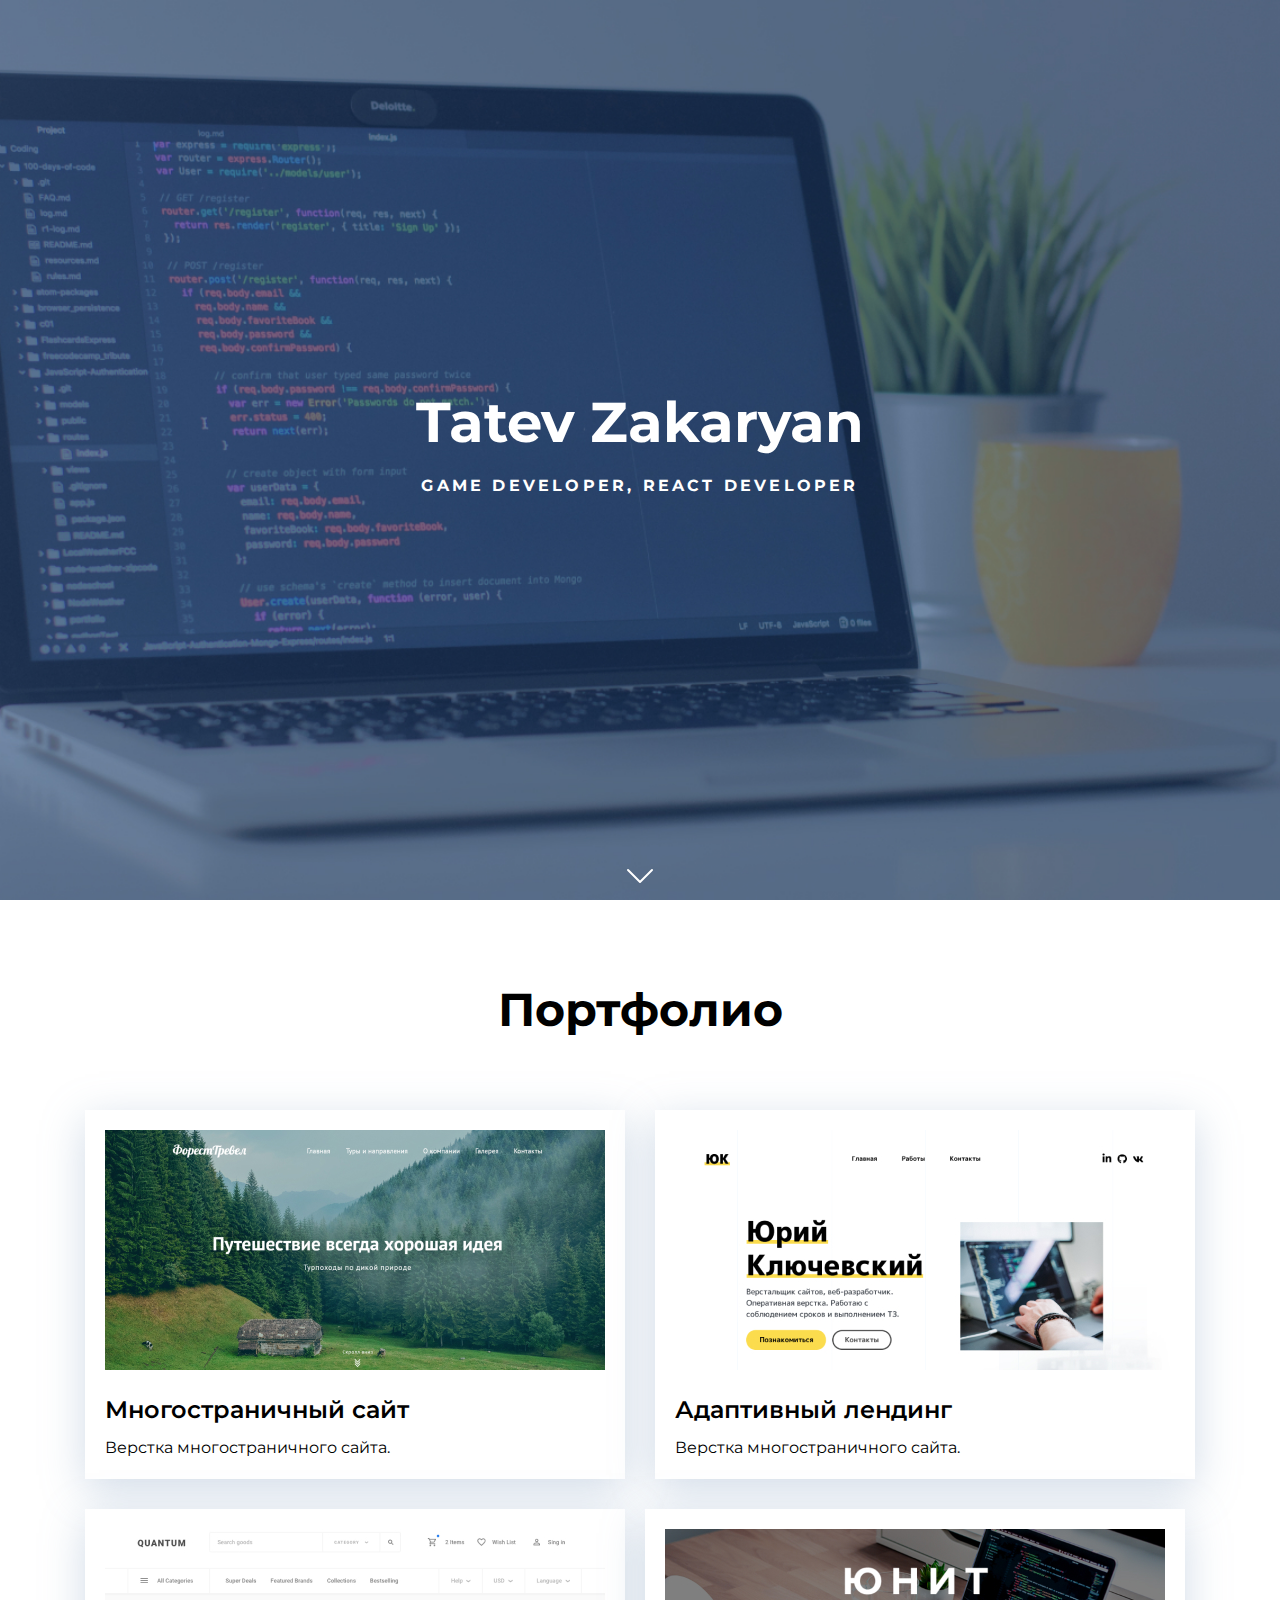
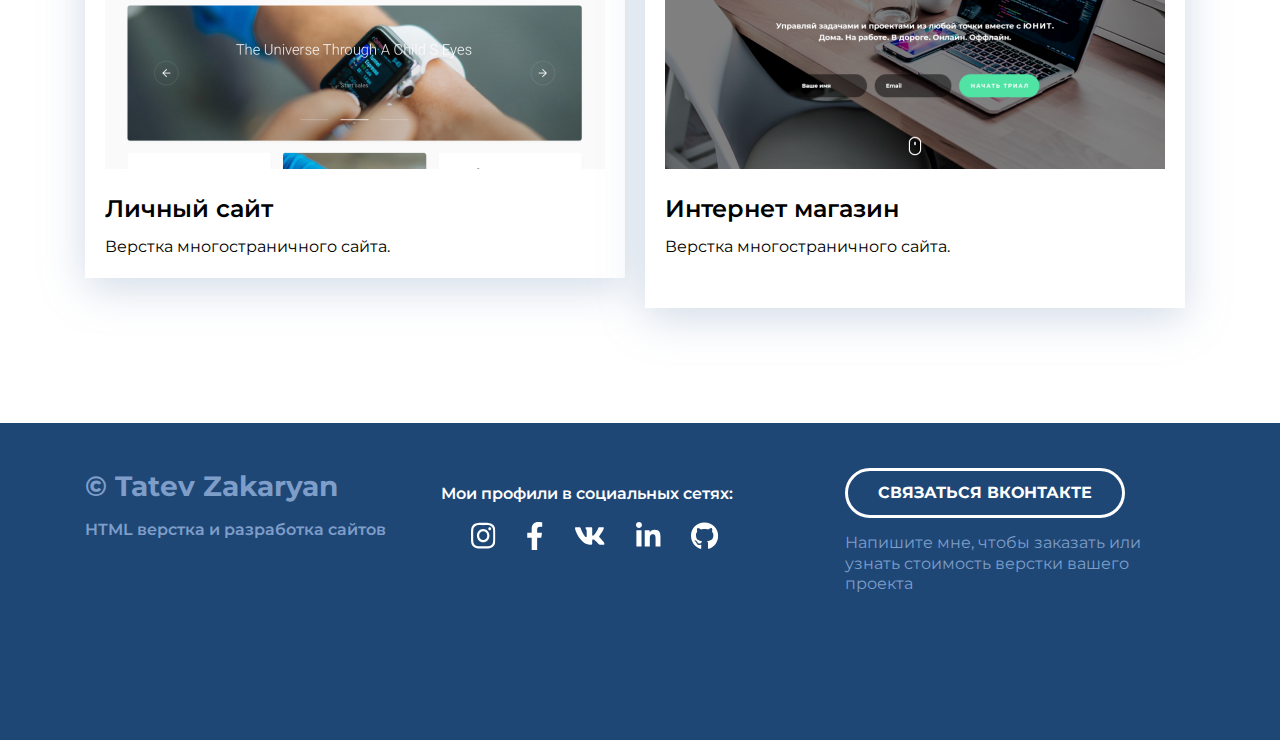
<file: index.html>
<!DOCTYPE html>
<html lang="en">
  <head>
    <meta charset="UTF-8" />
    <meta http-equiv="X-UA-Compatible" content="IE=edge" />
    <meta name="viewport" content="width=device-width, initial-scale=1.0" />
    <title>Portfolio</title>
    <link rel="stylesheet" href="./style.css" />
    <link rel="stylesheet" href="./media.css" />
    <link rel="preconnect" href="https://fonts.googleapis.com" />
    <link rel="preconnect" href="https://fonts.gstatic.com" crossorigin />
    <link
      href="https://fonts.googleapis.com/css2?family=Montserrat:wght@400;600;700&display=swap"
      rel="stylesheet"
    />
  </head>
  <body>
    <header class="header">

      <h1 class="header-title">Tatev Zakaryan</h1>
      <p class="header-subtitle">Game developer, React developer</p>
      <div class="header-arrow">
        <img src="./img/header/chevron-down.svg" alt="Arrow" />
      </div>
    </header>
<main>
    <section class="portfolio">
      <div class="container">
        <h2 class="portfolio-header">Портфолио</h2>
        <div class="portfolio-cards-wrapper">
          <div class="card">
            <a href="forest-travel.html" class="card-link">
              <img
                class="card-img"
                src="./img/portfolio/forest.jpg"
                alt="Многостраничный сайт"
              />
              <h3 class="card-title">Многостраничный сайт</h3>
              <p>Верстка многостраничного сайта.</p>
            </a>
          </div>
          <div class="card">
            <a href="forest-travel.html" class="card-link">

            <img
              class="card-img"
              src="./img/portfolio/portfolio.jpg"
              alt="Адаптивный лендинг"
            />
            <h3 class="card-title">Адаптивный лендинг</h3>
            <p>Верстка многостраничного сайта.</p>
           </a>
          </div>
          <div class="card">
            <a href="forest-travel.html" class="card-link">

            <img
              class="card-img"
              src="./img/portfolio/quantum.jpg"
              alt="Личный сайт "
            />
            <h3 class="card-title">Личный сайт</h3>
            <p>Верстка многостраничного сайта.</p>
          <a/>
          </div>
          <div class="card">
            <a href="forest-travel.html" class="card-link">

            <img
              class="card-img"
              src="./img/portfolio/unit.jpg"
              alt="Интернет магазин"
            />
            <h3 class="card-title">Интернет магазин</h3>
            <p>Верстка многостраничного сайта.</p>
          <a/>
          </div>
        </div>
      </div>
    </section>
  </main>
    <footer class="footer">
      <div class="container">
        <div class="footer-row">
          <div class="footer-copyright footer-col">
            <div class="footer-copyright-name">© Tatev Zakaryan</div>
            <p>HTML верстка и разработка сайтов</p>
          </div>
          <div class="footer-icons footer-col">
            <p>Мои профили в социальных сетях:</p>
            <div class="footer-icons-row">
              <a href="https://www.instagram.com/">
                <img src="./img/icon/instagram.svg" />
              </a>
              <a href="https://www.facebook.com/">
                <img src="./img/icon/facebook.svg" />
              </a>
              <a href="https://vk.com/">
                <img src="./img/icon/vk.svg" />
              </a>
              <a href="https://www.linkedin.com/">
                <img src="./img/icon/linkedin.svg" />
              </a>
              <a href="https://github.com/">
                <img src="./img/icon/github.svg" />
              </a>
            </div>
          </div>
          <div class="footer-contacts footer-col">
            <a href="https://vk.com/" class="footer-button">Связаться Вконтакте</a>
            <p>
              Напишите мне, чтобы заказать или узнать стоимость верстки вашего
              проекта
            </p>
          </div>
        </div>
      </div>
    </footer>
  </body>
</html>
</file>
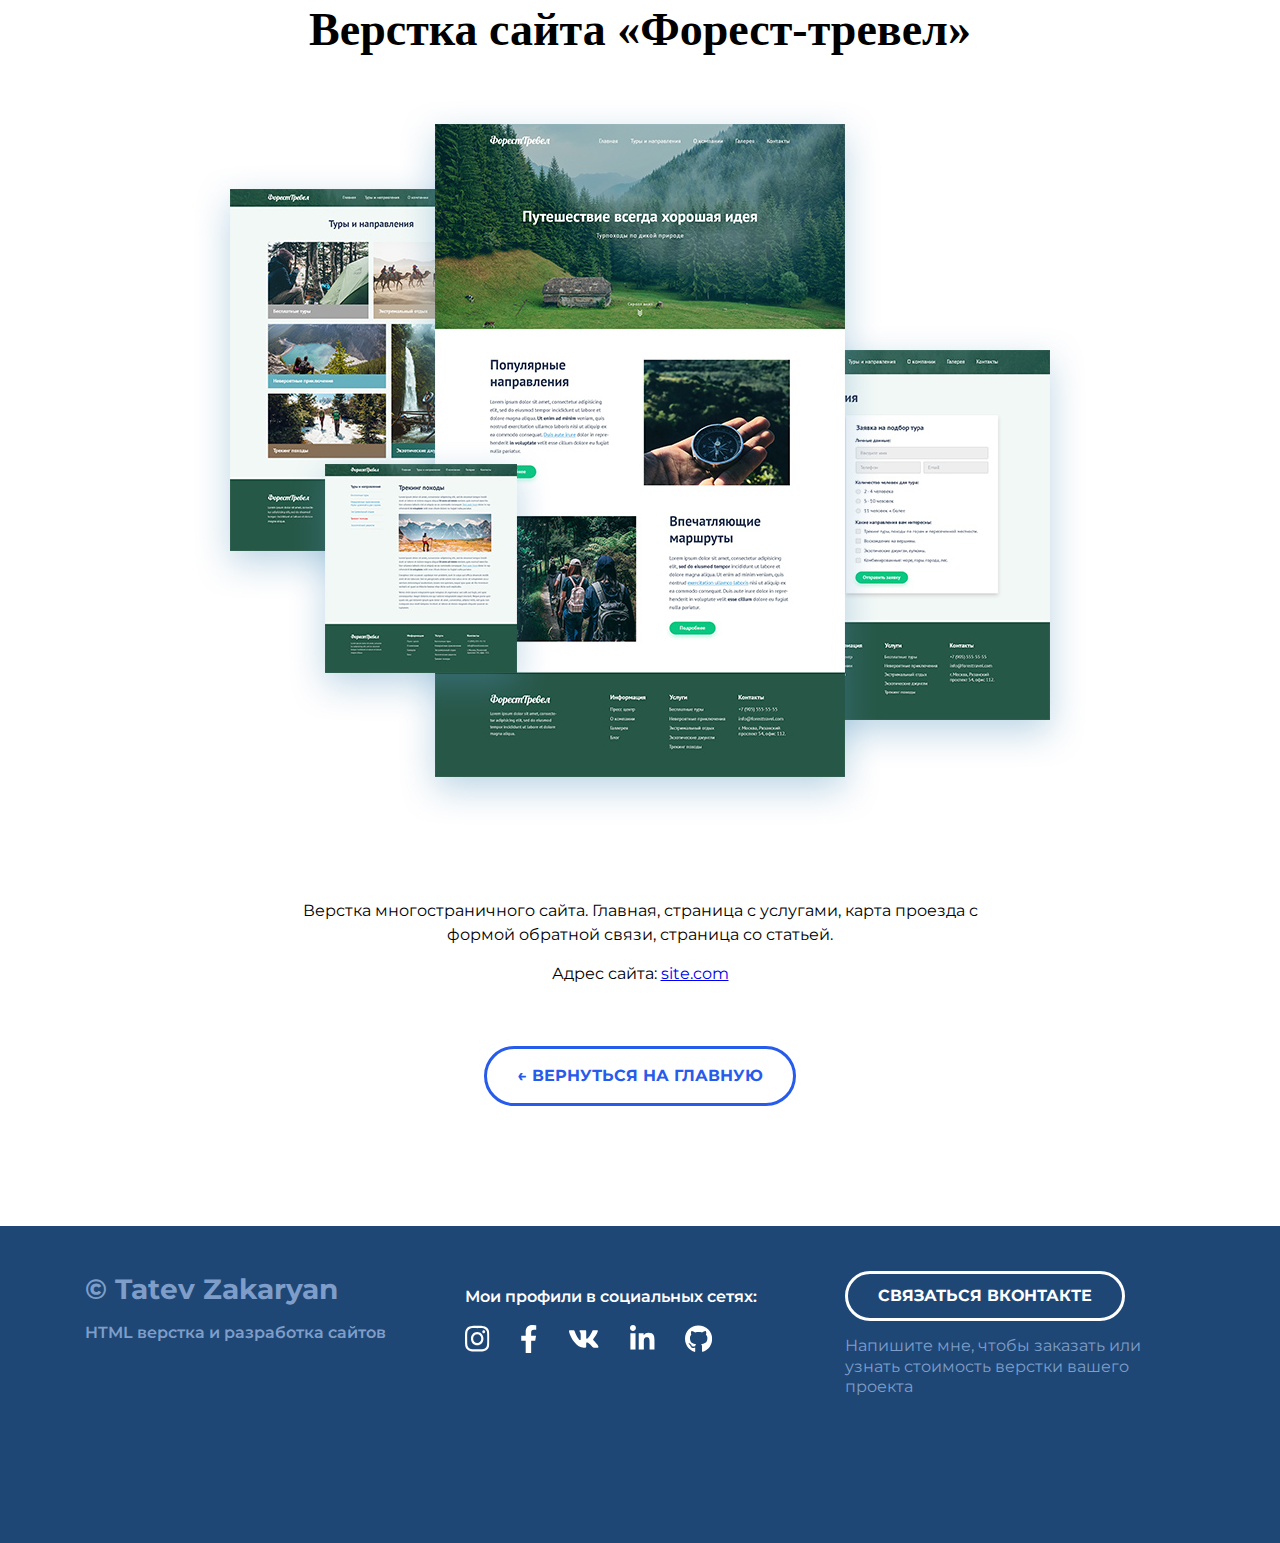
<file: forest-travel.html>
<!DOCTYPE html>
<html lang="en">
  <head>
    <meta charset="UTF-8" />
    <meta http-equiv="X-UA-Compatible" content="IE=edge" />
    <meta name="viewport" content="width=device-width, initial-scale=1.0" />
    <title>Проект "форест тревел"</title>
    <link rel="stylesheet" href="./style.css" />
    <link rel="stylesheet" href="./media.css" />

    <link
      href="https://fonts.googleapis.com/css2?family=Montserrat:wght@400;600;700&display=swap"
      rel="stylesheet"
    />
  </head>
  <body>
    <main>
      <div class="project">
        <div class="container">
          <h1 class="project-header">Верстка сайта «Форест-тревел»</h1>
          <div class="project-img">
            <img
              src="./img/projects/forest-full.jpg"
              alt="Верстка сайта «Форест-тревел»
          "
            />
          </div>
          <div class="project-description">
            <p>
              Верстка многостраничного сайта. Главная, страница с услугами,
              карта проезда с формой обратной связи, страница со статьей.
            </p>
            <p>Адрес сайта: <a href="#">site.com</a></p>
          </div>
          <a href="index.html" class="project-btn-back"
            >← ВЕРНУТЬСЯ НА ГЛАВНУЮ</a
          >
        </div>
      </div>
    </main>
    <footer class="footer">
      <div class="container">
        <div class="footer-row">
          <div class="footer-copyright footer-col">
            <div class="footer-copyright-name">© Tatev Zakaryan</div>
            <p>HTML верстка и разработка сайтов</p>
          </div>
          <div class="footer-icons footer-col">
            <p>Мои профили в социальных сетях:</p>
            <div class="footer-icons-row">
              <a href="https://www.instagram.com/">
                <img src="./img/icon/instagram.svg" />
              </a>
              <a href="https://www.facebook.com/">
                <img src="./img/icon/facebook.svg" />
              </a>
              <a href="https://vk.com/">
                <img src="./img/icon/vk.svg" />
              </a>
              <a href="https://www.linkedin.com/">
                <img src="./img/icon/linkedin.svg" />
              </a>
              <a href="https://github.com/">
                <img src="./img/icon/github.svg" />
              </a>
            </div>
          </div>
          <div class="footer-contacts footer-col">
            <a href="https://vk.com/" class="footer-button"
              >Связаться Вконтакте</a
            >
            <p>
              Напишите мне, чтобы заказать или узнать стоимость верстки вашего
              проекта
            </p>
          </div>
        </div>
      </div>
    </footer>
  </body>
</html>
</file>
<file: style.css>
* {
  box-sizing: border-box;
}

body {
  margin: 0;
  font-family: "Montserrat", sans-serif;
  color: #000000;
}
img {
  max-width: 100%;
}

.container {
  max-width: 1110px;
  margin-left: auto;
  margin-right: auto;
  /*  */
}

.header {
  position: relative;
  display: flex;
  flex-direction: column;
  justify-content: center;
  align-items: center;

  width: 100%;
  height: 100vh;
  background-color: #556983;

  background-size: cover;
  background-position: center;
  background-image: url("./img/header/header-bg.jpg");
}
.header-title {
  margin: 0;
  margin-bottom: 25;
  font-weight: 700;
  font-size: 56px;
  line-height: 130%;
  text-align: center;
  color: #ffffff;
}
.header-subtitle {
  font-weight: 700;
  font-size: 16px;
  line-height: 150%;
  text-align: center;
  letter-spacing: 0.2em;
  text-transform: uppercase;
  color: #ffffff;
}
.header-arrow {
  width: 48px;
  height: 48px;
  position: absolute;
  bottom: 0;
  left: 50%;
  transform: translate(-50%, 0);
}
.portfolio {
  padding-top: 80px;
  padding-bottom: 115px;
}
.portfolio-header {
  margin: 0;
  margin-bottom: 70px;
  font-weight: 7oo;
  font-size: 46px;
  line-height: 130%;
  text-align: center;
  color: #000000;
}
.portfolio-cards-wrapper {
  display: flex;
  flex-wrap: wrap;
  justify-content: space-between;
}
.none {
  display: none !important;
}

.card {
  margin-bottom: 30px;
  max-width: 540px;
  background-color: #fff;
  box-shadow: 0px 10px 40px rgba(126, 155, 189, 0.35);
  transition: transform 0.2s ease-in;
}
.card :hover {
  transform: translateY(-15px);
}
.card-link {
  display: block;
  padding: 20px;
  color: #000000;
  text-decoration: none;
  transition: color 0.2s ease-in;
}

.card-link :hover {
  color: rgb(39, 91, 236);
}

.card:last-child {
  margin-bottom: 0;
}
.card:nth-last-child(2) {
  margin-bottom: 0;
}

.card-img {
  margin-bottom: 20px;
}

.card-title {
  margin: 0;
  margin-bottom: 13px;
  font-weight: 600;
  font-size: 24px;
  line-height: 130%;
}
.card p {
  font-size: 16px;
  line-height: 130%;
  margin: 0;
}

.footer {
  background: #1e4776;
  padding-bottom: 130px;
  padding-top: 45px;
  color: white;
  min-height: 290px;
}
.footer-row {
  display: flex;
  flex-direction: row;
  justify-content: space-between;
}
.footer-col {
  max-width: 350px;
  flex-grow: 1;
}
.footer-copyright {
  color: #7e9ec9;
  line-height: 1.3;
}
.footer-copyright-name {
  font-weight: 700;
  font-size: 28px;
}

.footer-icons p {
  font-weight: 600;
  font-size: 16px;
  line-height: 1.3;
}
.footer-icons-row {
  display: flex;
  align-items: center;
}
.footer-icons-row > * + * {
  margin-left: 30px;
}
.footer-copyright p {
  font-size: 16px;
  font-weight: 600;
}

.footer-button {
  display: inline-block;
  height: 50px;
  border: 3px solid #ffffff;
  border-radius: 50px;
  color: #ffffff;
  line-height: 44px;
  padding-left: 30px;
  padding-right: 30px;
  font-weight: 700;
  font-size: 16px;
  text-transform: uppercase;
  text-decoration: none;
  transition: all 0.2s ease-in;
}
.footer-button:hover {
  background-color: white;

  color: #1e4776;
}
.footer-contacts p {
  margin: 15px 0;
  font-size: 16px;
  line-height: 1.3;
  color: #7e9ec9;
}

/* Project */
.project {
  padding: 80px, 0, 120px, 0;
  text-align: center;
}
.project-header {
  margin: 0;
  margin-bottom: 40px;
  font-family: bold;
  font-size: 46px;
  line-height: 1.3;
}
.project-img {
  margin-bottom: 70px;
}
.project-description {
  margin: 0 auto 60px;
  max-width: 730px;
}
.project-description p {
  margin-top: 0;
  margin-bottom: 15px;
  font-size: 16px;
  line-height: 1.5;
}
.project-btn-back {
  display: inline-block;
  height: 60px;
  padding-left: 30px;
  padding-right: 30px;
  margin-bottom: 120px;

  border: 3px solid #275bec;
  border-radius: 50px;

  color: #275bec;
  font-weight: 700;
  font-size: 16px;
  line-height: 54px;
  text-transform: uppercase;
  text-decoration: none;
  transition: all 0.2s ease-in;
}
.project-btn-back:hover {
  background-color: #275bec;
  color: white;
}
</file>
<file: media.css>
@media (max-width: 1140px) {
  .card {
    width: calc(50%-15px);
  }
  .footer {
    padding-top: 40px;
    padding-bottom: 60px;
  }
  .footer-row {
    flex-direction: column-reverse;
    align-items: center;
    text-align: center;
  }
  .footer-col {
    margin-bottom: 50px;
  }
  .footer-col:first-child {
    margin-bottom: 0;
  }
  .portfolio-cards-wrapper {
    justify-content: center;
  }
}
@media (max-width: 760px) {
  .header-title {
    font-size: 32px;
  }
  .header-subtitle {
    font-size: 14px;
  }
  .portfolio {
    padding-top: 40px;
    padding-bottom: 60px;
  }
  .portfolio-header {
    font-size: 32px;
    margin-bottom: 30px;
  }

  .card {
    max-width: 530px;
    width: 100%;
  }
  .card:nth-last-child(2) {
    margin-bottom: 30px;
  }
  .card-link {
    padding: 15px;
  }
  .card-img {
    margin-bottom: 10px;
  }
  .card-title {
    font-size: 18px;
    margin-bottom: 10px;
  }
  card p {
    font-size: 14px;
  }
  .footer-copyright-name {
    font-size: 18px;
    margin-bottom: 5px;
  }
  .footer-copyright p {
    font-size: 14px;
  }
  .footer-icons p {
    font-size: 14px;
  }
  footer-contacts {
    font-size: 14px;
    margin: 0;
    margin-top: 15px;
  }

  .project {
    padding: 40px 0 60px;
  }
  .project-header {
    font-size: 28px;
    margin-bottom: 30px;
  }
  .project-img {
    margin-bottom: 20px;
  }
  .project-description {
    margin-bottom: 50px;
  }
  .project-btn-back {
    padding: 0 10px;
    width: 100%;
    max-width: 320px;
  }
}
</file>
